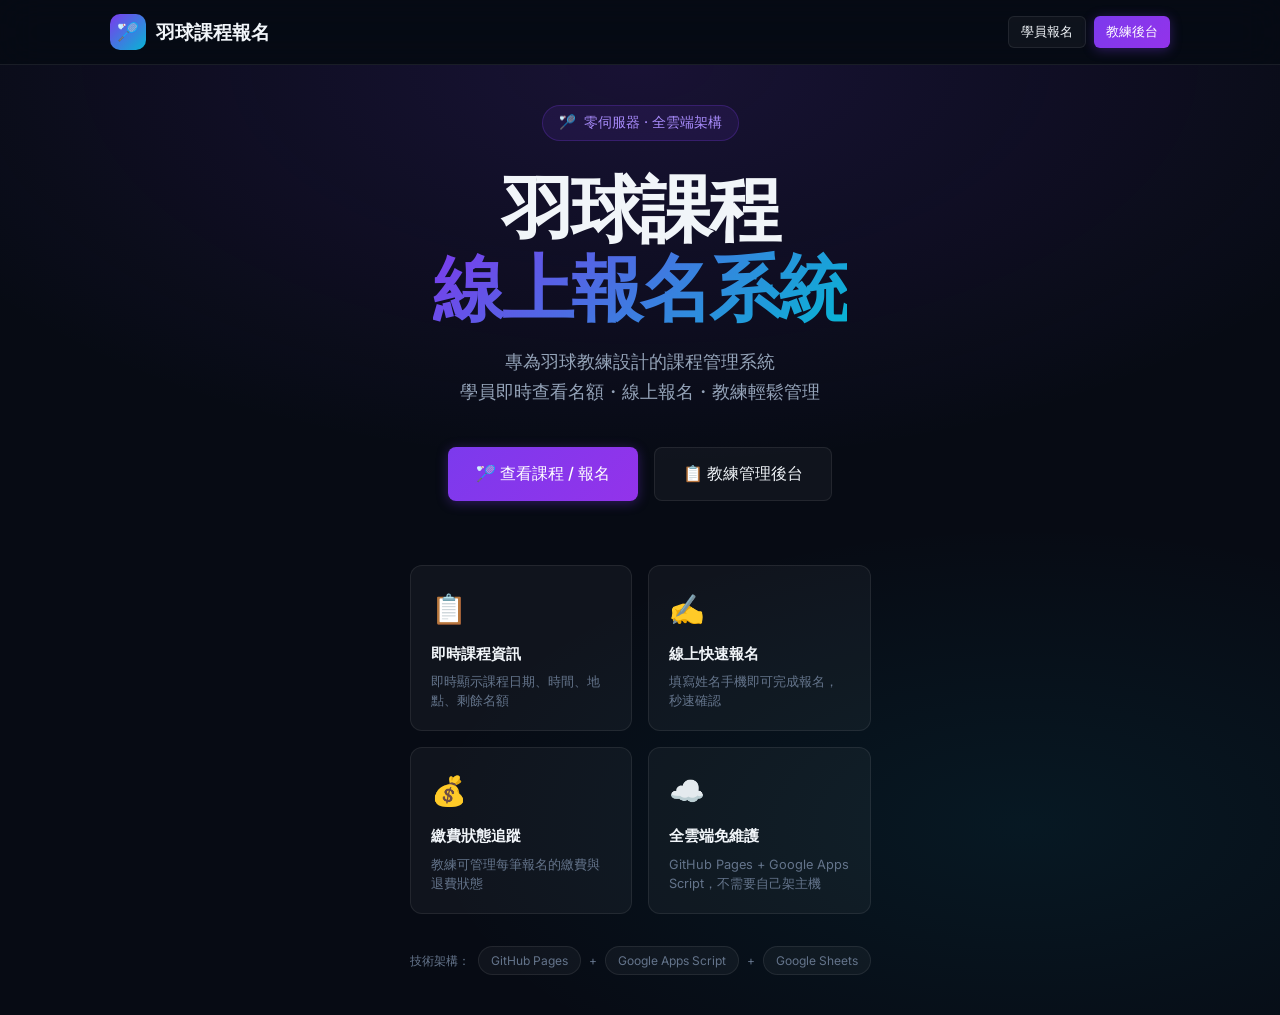
<file: index.html>
<!DOCTYPE html>
<html lang="zh-TW">
<head>
  <meta charset="UTF-8">
  <meta name="viewport" content="width=device-width, initial-scale=1.0">
  <title>羽球課程報名系統</title>
  <meta name="description" content="專業羽球課程報名系統，即時查看課程、線上報名，方便快速">
  <link rel="stylesheet" href="style.css">
  <style>
    .hero-section {
      min-height: calc(100vh - 64px);
      display: flex;
      align-items: center;
      justify-content: center;
      text-align: center;
      padding: 40px 20px;
      background:
        radial-gradient(ellipse 800px 400px at 50% 0%, rgba(124,58,237,0.15), transparent),
        radial-gradient(ellipse 600px 300px at 80% 80%, rgba(6,182,212,0.08), transparent);
    }

    .hero-inner { max-width: 640px; }

    .hero-badge {
      display: inline-flex;
      align-items: center;
      gap: 8px;
      background: rgba(124,58,237,0.1);
      border: 1px solid rgba(124,58,237,0.25);
      border-radius: 20px;
      padding: 6px 16px;
      font-size: 0.85rem;
      color: #a78bfa;
      margin-bottom: 28px;
      font-weight: 500;
    }

    .hero-title {
      font-size: clamp(2.5rem, 8vw, 4.5rem);
      font-weight: 800;
      letter-spacing: -0.04em;
      line-height: 1.1;
      margin-bottom: 20px;
    }

    .hero-title .highlight {
      background: linear-gradient(135deg, #7c3aed, #06b6d4);
      -webkit-background-clip: text;
      -webkit-text-fill-color: transparent;
      background-clip: text;
    }

    .hero-desc {
      color: var(--text-2);
      font-size: 1.1rem;
      line-height: 1.7;
      margin-bottom: 40px;
    }

    .hero-cta {
      display: flex;
      gap: 16px;
      justify-content: center;
      flex-wrap: wrap;
    }

    .hero-cta .btn { min-width: 160px; }

    .features {
      display: grid;
      grid-template-columns: repeat(auto-fit, minmax(200px, 1fr));
      gap: 16px;
      margin-top: 64px;
      text-align: left;
    }

    .feature-card {
      background: var(--surface);
      border: 1px solid var(--border);
      border-radius: var(--radius);
      padding: 20px;
    }

    .feature-icon {
      font-size: 1.8rem;
      margin-bottom: 10px;
    }

    .feature-title {
      font-size: 0.95rem;
      font-weight: 600;
      margin-bottom: 6px;
    }

    .feature-desc {
      font-size: 0.8rem;
      color: var(--text-3);
      line-height: 1.5;
    }

    .tech-stack {
      margin-top: 32px;
      display: flex;
      align-items: center;
      justify-content: center;
      gap: 8px;
      flex-wrap: wrap;
      font-size: 0.75rem;
      color: var(--text-3);
    }

    .tech-chip {
      background: var(--surface);
      border: 1px solid var(--border);
      border-radius: 20px;
      padding: 4px 12px;
    }
  </style>
</head>
<body>

<header class="site-header">
  <div class="container">
    <a href="index.html" class="site-logo">
      <div class="logo-icon">🏸</div>
      <span>羽球課程報名</span>
    </a>
    <nav class="site-nav">
      <a href="user.html" class="btn btn-secondary btn-sm">學員報名</a>
      <a href="coach.html" class="btn btn-primary btn-sm">教練後台</a>
    </nav>
  </div>
</header>

<section class="hero-section">
  <div class="hero-inner">
    <div class="hero-badge">
      <span>🏸</span>
      <span>零伺服器 · 全雲端架構</span>
    </div>

    <h1 class="hero-title">
      羽球課程<br>
      <span class="highlight">線上報名系統</span>
    </h1>

    <p class="hero-desc">
      專為羽球教練設計的課程管理系統<br>
      學員即時查看名額・線上報名・教練輕鬆管理
    </p>

    <div class="hero-cta">
      <a href="user.html" class="btn btn-primary btn-lg">
        🏸 查看課程 / 報名
      </a>
      <a href="coach.html" class="btn btn-secondary btn-lg">
        📋 教練管理後台
      </a>
    </div>

    <div class="features">
      <div class="feature-card">
        <div class="feature-icon">📋</div>
        <div class="feature-title">即時課程資訊</div>
        <div class="feature-desc">即時顯示課程日期、時間、地點、剩餘名額</div>
      </div>
      <div class="feature-card">
        <div class="feature-icon">✍️</div>
        <div class="feature-title">線上快速報名</div>
        <div class="feature-desc">填寫姓名手機即可完成報名，秒速確認</div>
      </div>
      <div class="feature-card">
        <div class="feature-icon">💰</div>
        <div class="feature-title">繳費狀態追蹤</div>
        <div class="feature-desc">教練可管理每筆報名的繳費與退費狀態</div>
      </div>
      <div class="feature-card">
        <div class="feature-icon">☁️</div>
        <div class="feature-title">全雲端免維護</div>
        <div class="feature-desc">GitHub Pages + Google Apps Script，不需要自己架主機</div>
      </div>
    </div>

    <div class="tech-stack">
      <span>技術架構：</span>
      <span class="tech-chip">GitHub Pages</span>
      <span>+</span>
      <span class="tech-chip">Google Apps Script</span>
      <span>+</span>
      <span class="tech-chip">Google Sheets</span>
    </div>
  </div>
</section>

</body>
</html>
</file>
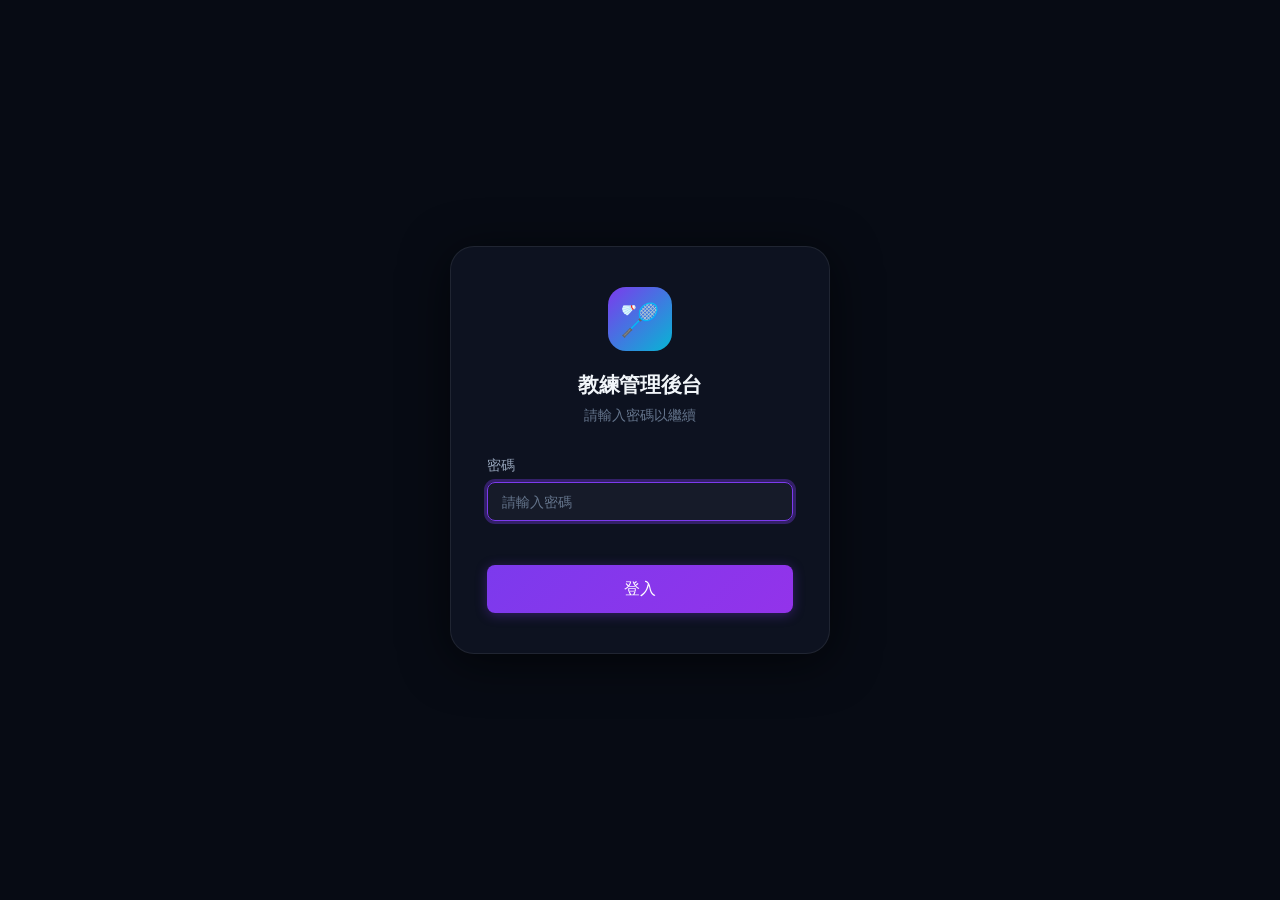
<file: coach.html>
<!DOCTYPE html>
<html lang="zh-TW">
<head>
  <meta charset="UTF-8">
  <meta name="viewport" content="width=device-width, initial-scale=1.0">
  <title>羽球課程 | 教練管理後台</title>
  <meta name="description" content="教練課程管理後台：新增課程、管理報名、更新繳費狀態">
  <link rel="stylesheet" href="style.css">
</head>
<body>

<!-- ── 登入畫面 ────────────────────────────────────────────── -->
<div id="login-screen" style="
  position: fixed; inset: 0; z-index: 9999;
  background: var(--bg);
  display: flex; align-items: center; justify-content: center;
  padding: 20px;
">
  <div style="
    background: var(--bg-2);
    border: 1px solid var(--border);
    border-radius: var(--radius-xl);
    padding: 40px 36px;
    width: 100%; max-width: 380px;
    text-align: center;
    box-shadow: var(--shadow-lg);
  ">
    <div style="
      width: 64px; height: 64px;
      background: linear-gradient(135deg, var(--primary), var(--accent));
      border-radius: 18px;
      display: flex; align-items: center; justify-content: center;
      font-size: 2rem; margin: 0 auto 20px;
    ">🏸</div>
    <h1 style="font-size:1.3rem;margin-bottom:6px">教練管理後台</h1>
    <p style="color:var(--text-3);font-size:.875rem;margin-bottom:28px">請輸入密碼以繼續</p>
    <div class="form-group" style="text-align:left">
      <label for="login-pw">密碼</label>
      <input type="password" id="login-pw" class="form-input"
        placeholder="請輸入密碼" autocomplete="current-password"
        onkeydown="if(event.key==='Enter') doLogin()">
    </div>
    <p id="login-error" style="color:var(--danger);font-size:.8rem;min-height:1.2em;margin-bottom:12px"></p>
    <button class="btn btn-primary btn-full btn-lg" onclick="doLogin()">登入</button>
  </div>
</div>

<!-- ── Header ──────────────────────────────────────────────── -->
<header class="site-header" id="coach-header" style="display:none">
  <div class="container">
    <a href="index.html" class="site-logo">
      <div class="logo-icon">🏸</div>
      <span>教練後台</span>
    </a>
    <nav class="site-nav">
      <a href="user.html" class="btn btn-secondary btn-sm">學員頁面</a>
    </nav>
  </div>
</header>

<!-- ── Main ────────────────────────────────────────────────── -->
<main class="container" id="coach-main" style="padding-top: 32px; padding-bottom: 48px; display:none">

  <!-- Stats Bar -->
  <div class="stats-bar" id="stats-bar">
    <div class="stat-card">
      <div class="stat-number" id="stat-total" style="color:var(--accent)">—</div>
      <div class="stat-label">總課程數</div>
    </div>
    <div class="stat-card">
      <div class="stat-number" id="stat-open" style="color:var(--success)">—</div>
      <div class="stat-label">開放中</div>
    </div>
    <div class="stat-card">
      <div class="stat-number" id="stat-closed" style="color:var(--text-3)">—</div>
      <div class="stat-label">已關閉</div>
    </div>
    <div class="stat-card">
      <div class="stat-number" id="stat-regs" style="color:var(--primary)">—</div>
      <div class="stat-label">總報名人次</div>
    </div>
  </div>

  <!-- Tabs -->
  <div class="tabs">
    <button class="tab-btn active" id="tab-courses-btn" onclick="switchTab('courses')">📋 課程管理</button>
    <button class="tab-btn" id="tab-regs-btn" onclick="switchTab('regs')">👥 報名管理</button>
  </div>

  <!-- ── Tab: 課程管理 ────────────────────────────────────── -->
  <div class="tab-panel active" id="tab-courses">
    <div class="section-header">
      <h2>所有課程</h2>
      <button class="btn btn-primary" onclick="openCourseModal()">＋ 新增課程</button>
    </div>
    <div id="courses-table-wrap">
      <div class="loader-wrap"><div class="spinner"></div><p>載入中…</p></div>
    </div>
  </div>

  <!-- ── Tab: 報名管理 ────────────────────────────────────── -->
  <div class="tab-panel" id="tab-regs">
    <div class="section-header">
      <h2>報名管理</h2>
      <button class="btn btn-secondary btn-sm" onclick="refreshRegs()">↻ 重新整理</button>
    </div>
    <div class="course-selector-wrap">
      <label for="reg-course-select">選擇課程：</label>
      <select class="form-select" id="reg-course-select" onchange="loadRegistrations(this.value)">
        <option value="">— 請選擇課程 —</option>
      </select>
    </div>
    <div id="regs-table-wrap">
      <div class="empty-state">
        <div class="icon">👆</div>
        <p>請先選擇一門課程</p>
      </div>
    </div>
  </div>

</main>

<!-- ══════════════════════════════════════════════════════════ -->
<!-- Modal: 新增 / 修改課程 -->
<!-- ══════════════════════════════════════════════════════════ -->
<div class="modal-overlay" id="course-modal-overlay">
  <div class="modal">
    <div class="modal-header">
      <h2 id="course-modal-title">新增課程</h2>
      <button class="modal-close" onclick="closeCourseModal()">✕</button>
    </div>
    <div class="modal-body">
      <input type="hidden" id="edit-course-id">
      <div class="form-row">
        <div class="form-group">
          <label for="c-date">日期 <span class="required">*</span></label>
          <input type="date" id="c-date" class="form-input" required>
        </div>
        <div class="form-group">
          <label for="c-time">時間 <span class="required">*</span></label>
          <input type="text" id="c-time" class="form-input" placeholder="例：19:00~21:00" required>
        </div>
      </div>
      <div class="form-row">
        <div class="form-group">
          <label for="c-location">地點 <span class="required">*</span></label>
          <input type="text" id="c-location" class="form-input" placeholder="南港羽球館" required>
        </div>
        <div class="form-group">
          <label for="c-coach">教練 <span class="required">*</span></label>
          <input type="text" id="c-coach" class="form-input" placeholder="王教練" required>
        </div>
      </div>
      <div class="form-row">
        <div class="form-group">
          <label for="c-capacity">開放人數 <span class="required">*</span></label>
          <input type="number" id="c-capacity" class="form-input" min="1" placeholder="20" required>
        </div>
        <div class="form-group">
          <label for="c-fee">費用（元）<span class="required">*</span></label>
          <input type="number" id="c-fee" class="form-input" min="0" placeholder="500" required>
        </div>
      </div>
      <div class="form-group">
        <label for="c-notes">備註（選填）</label>
        <textarea id="c-notes" class="form-textarea" placeholder="如上課器材、注意事項等…"></textarea>
      </div>
    </div>
    <div class="modal-footer">
      <button class="btn btn-secondary" onclick="closeCourseModal()">取消</button>
      <button class="btn btn-primary" id="save-course-btn" onclick="saveCourse()">儲存</button>
    </div>
  </div>
</div>

<!-- ══════════════════════════════════════════════════════════ -->
<!-- Modal: 修改報名資料 -->
<!-- ══════════════════════════════════════════════════════════ -->
<div class="modal-overlay" id="reg-modal-overlay">
  <div class="modal">
    <div class="modal-header">
      <h2>修改報名資料</h2>
      <button class="modal-close" onclick="closeRegModal()">✕</button>
    </div>
    <div class="modal-body">
      <input type="hidden" id="edit-reg-id">
      <div class="form-row">
        <div class="form-group">
          <label for="r-name">姓名 <span class="required">*</span></label>
          <input type="text" id="r-name" class="form-input" required>
        </div>
        <div class="form-group">
          <label for="r-phone">手機 <span class="required">*</span></label>
          <input type="tel" id="r-phone" class="form-input" required>
        </div>
      </div>
      <div class="form-row">
        <div class="form-group">
          <label for="r-count">報名人數 <span class="required">*</span></label>
          <input type="number" id="r-count" class="form-input" min="1" required>
        </div>
        <div class="form-group">
          <label for="r-payment">繳費狀態</label>
          <select id="r-payment" class="form-select">
            <option value="unpaid">未繳</option>
            <option value="paid">已繳</option>
          </select>
        </div>
      </div>
      <div class="form-group">
        <label for="r-notes">備註</label>
        <textarea id="r-notes" class="form-textarea"></textarea>
      </div>
    </div>
    <div class="modal-footer">
      <button class="btn btn-secondary" onclick="closeRegModal()">取消</button>
      <button class="btn btn-primary" onclick="saveReg()">儲存</button>
    </div>
  </div>
</div>

<!-- ══════════════════════════════════════════════════════════ -->
<!-- Modal: 確認刪除 -->
<!-- ══════════════════════════════════════════════════════════ -->
<div class="modal-overlay" id="confirm-overlay">
  <div class="confirm-box">
    <div class="icon">⚠️</div>
    <h3 id="confirm-title">確認刪除？</h3>
    <p id="confirm-msg">刪除後無法復原。</p>
    <div class="btn-row">
      <button class="btn btn-secondary" onclick="closeConfirm()">取消</button>
      <button class="btn btn-danger" id="confirm-ok-btn">確認刪除</button>
    </div>
  </div>
</div>

<!-- ── Toast ────────────────────────────────────────────────── -->
<div class="toast-container" id="toast-container"></div>

<script src="config.js"></script>
<script>
  async function doLogin() {
    const val = document.getElementById('login-pw').value;
    if (!val) return;
    
    const btn = document.querySelector('#login-screen button');
    const oldText = btn.textContent;
    btn.disabled = true;
    btn.textContent = '驗證中...';
    
    try {
      const res = await fetch(CONFIG.GAS_URL, {
        method: 'POST',
        redirect: 'follow',
        headers: { 'Content-Type': 'text/plain;charset=utf-8' },
        body: JSON.stringify({ action: 'verifyPassword', password: val })
      });
      const data = await res.json();
      
      if (data.success) {
        sessionStorage.setItem('coach_auth', '1');
        document.getElementById('login-screen').style.display = 'none';
        document.getElementById('coach-main').style.display = '';
        document.getElementById('coach-header').style.display = '';
        
        // 驗證成功後載入課程
        if (typeof loadCourses === 'function') loadCourses();
      } else {
        document.getElementById('login-error').textContent = '密碼錯誤，請再試一次';
        document.getElementById('login-pw').value = '';
        document.getElementById('login-pw').focus();
      }
    } catch (err) {
      document.getElementById('login-error').textContent = '連線失敗，請稍後再試';
    } finally {
      btn.disabled = false;
      btn.textContent = oldText;
    }
  }

  // 本次 session 已驗證則直接跳過登入
  if (sessionStorage.getItem('coach_auth') === '1') {
    document.getElementById('login-screen').style.display = 'none';
    document.getElementById('coach-main').style.display = '';
    document.getElementById('coach-header').style.display = '';
    // 延遲一點確保 coach.js 載入
    setTimeout(() => {
      if (typeof loadCourses === 'function') loadCourses();
    }, 50);
  } else {
    // 延遲聚焦讓畫面先渲染
    setTimeout(() => document.getElementById('login-pw').focus(), 100);
  }
</script>
<script src="coach.js"></script>
</body>
</html>
</file>
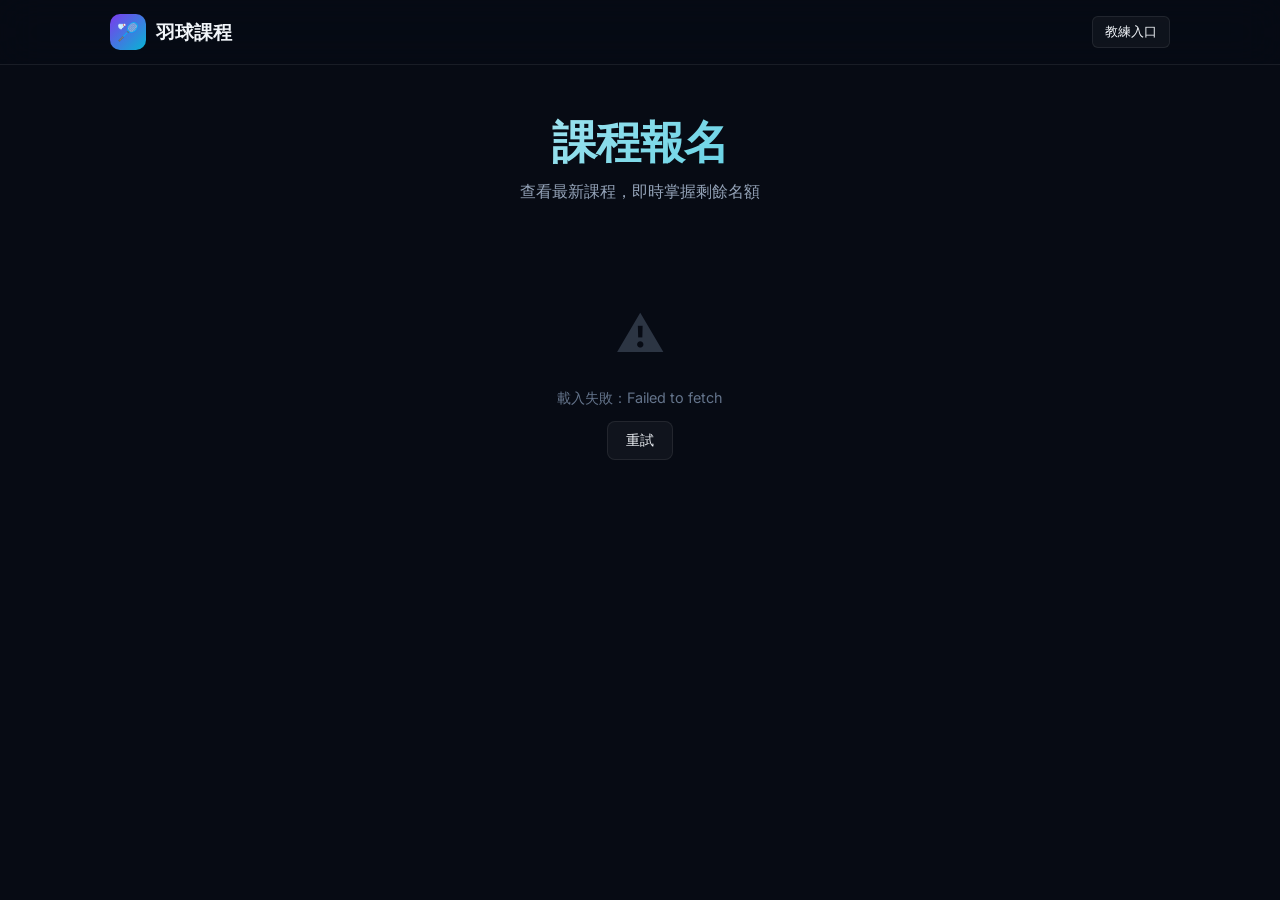
<file: user.html>
<!DOCTYPE html>
<html lang="zh-TW">
<head>
  <meta charset="UTF-8">
  <meta name="viewport" content="width=device-width, initial-scale=1.0">
  <title>羽球課程報名 | 學員報名</title>
  <meta name="description" content="線上查看羽球課程資訊，即時報名，掌握剩餘名額">
  <link rel="stylesheet" href="style.css">
</head>
<body>

<!-- ── Header ──────────────────────────────────────────────── -->
<header class="site-header">
  <div class="container">
    <a href="index.html" class="site-logo">
      <div class="logo-icon">🏸</div>
      <span>羽球課程</span>
    </a>
    <nav class="site-nav">
      <a href="coach.html" class="btn btn-secondary btn-sm">教練入口</a>
    </nav>
  </div>
</header>

<!-- ── Hero ────────────────────────────────────────────────── -->
<section class="page-hero">
  <div class="container">
    <h1>課程報名</h1>
    <p>查看最新課程，即時掌握剩餘名額</p>
  </div>
</section>

<!-- ── Course List ──────────────────────────────────────────── -->
<main class="container">
  <div id="courses-container">
    <div class="loader-wrap">
      <div class="spinner"></div>
      <p>載入課程中…</p>
    </div>
  </div>
</main>

<!-- ── Course Detail Modal ─────────────────────────────────── -->
<div class="modal-overlay" id="detail-overlay">
  <div class="modal modal-lg">
    <div class="modal-header">
      <h2 id="detail-title">課程詳細</h2>
      <button class="modal-close" id="detail-close">✕</button>
    </div>
    <div class="modal-body" id="detail-body">
      <div class="loader-wrap"><div class="spinner"></div></div>
    </div>
    <div class="modal-footer">
      <button class="btn btn-secondary" id="detail-close-btn">關閉</button>
      <button class="btn btn-primary" id="open-register-btn">✍️ 立即報名</button>
    </div>
  </div>
</div>

<!-- ── Register Form Modal ─────────────────────────────────── -->
<div class="modal-overlay" id="register-overlay">
  <div class="modal">
    <div class="modal-header">
      <h2>填寫報名資料</h2>
      <button class="modal-close" id="register-close">✕</button>
    </div>
    <div class="modal-body">
      <div id="register-course-info" style="
        background: var(--surface);
        border: 1px solid var(--border);
        border-radius: var(--radius-sm);
        padding: 12px 14px;
        margin-bottom: 20px;
        font-size: 0.875rem;
        color: var(--text-2);
      "></div>

      <form id="register-form" novalidate>
        <div class="form-row">
          <div class="form-group">
            <label for="reg-name">姓名 <span class="required">*</span></label>
            <input type="text" id="reg-name" class="form-input" placeholder="王小明" required>
          </div>
          <div class="form-group">
            <label for="reg-phone">手機 <span class="required">*</span></label>
            <input type="tel" id="reg-phone" class="form-input" placeholder="0912345678" required>
          </div>
        </div>
        <div class="form-group">
          <label for="reg-count">報名人數 <span class="required">*</span></label>
          <input type="number" id="reg-count" class="form-input" min="1" max="20" value="1" required>
        </div>
        <div class="form-group">
          <label for="reg-notes">備註（選填）</label>
          <textarea id="reg-notes" class="form-textarea" placeholder="如有需要說明的事項請填寫…"></textarea>
        </div>
      </form>
    </div>
    <div class="modal-footer">
      <button class="btn btn-secondary" id="register-back-btn">← 返回詳情</button>
      <button class="btn btn-primary btn-lg" id="submit-register-btn">確認報名</button>
    </div>
  </div>
</div>

<!-- ── Toast ────────────────────────────────────────────────── -->
<div class="toast-container" id="toast-container"></div>

<script src="config.js"></script>
<script src="user.js"></script>
</body>
</html>
</file>
<file: style.css>
/* ============================================================
   羽球課程報名系統 — 共用樣式
   Design: Dark theme · Violet primary · Glassmorphism
   ============================================================ */

@import url('https://fonts.googleapis.com/css2?family=Inter:wght@300;400;500;600;700;800&display=swap');

/* ── CSS 變數 ─────────────────────────────────────────────── */
:root {
  --bg:          #070b14;
  --bg-2:        #0d1220;
  --surface:     rgba(255, 255, 255, 0.04);
  --surface-hover: rgba(255, 255, 255, 0.07);
  --border:      rgba(255, 255, 255, 0.08);
  --border-hover: rgba(255, 255, 255, 0.18);

  --primary:     #7c3aed;
  --primary-hover: #6d28d9;
  --primary-glow: rgba(124, 58, 237, 0.35);
  --accent:      #06b6d4;
  --accent-glow: rgba(6, 182, 212, 0.25);

  --success:     #10b981;
  --success-bg:  rgba(16, 185, 129, 0.12);
  --warning:     #f59e0b;
  --warning-bg:  rgba(245, 158, 11, 0.12);
  --danger:      #ef4444;
  --danger-bg:   rgba(239, 68, 68, 0.12);
  --info:        #3b82f6;
  --info-bg:     rgba(59, 130, 246, 0.12);
  --muted:       rgba(148, 163, 184, 0.5);
  --muted-bg:    rgba(148, 163, 184, 0.1);

  --text-1:      #f1f5f9;
  --text-2:      #94a3b8;
  --text-3:      #64748b;

  --radius:      12px;
  --radius-sm:   8px;
  --radius-lg:   16px;
  --radius-xl:   24px;

  --shadow:      0 4px 24px rgba(0,0,0,0.4);
  --shadow-lg:   0 8px 48px rgba(0,0,0,0.6);

  --transition:  0.2s ease;
}

/* ── Reset & Base ─────────────────────────────────────────── */
*, *::before, *::after { box-sizing: border-box; margin: 0; padding: 0; }

html { scroll-behavior: smooth; }

body {
  font-family: 'Inter', -apple-system, sans-serif;
  background: var(--bg);
  color: var(--text-1);
  min-height: 100vh;
  line-height: 1.6;
  -webkit-font-smoothing: antialiased;
}

/* ── 捲軸 ─────────────────────────────────────────────────── */
::-webkit-scrollbar { width: 6px; height: 6px; }
::-webkit-scrollbar-track { background: transparent; }
::-webkit-scrollbar-thumb { background: rgba(255,255,255,0.12); border-radius: 3px; }
::-webkit-scrollbar-thumb:hover { background: rgba(255,255,255,0.2); }

/* ── 排版 ─────────────────────────────────────────────────── */
h1, h2, h3, h4 { line-height: 1.3; letter-spacing: -0.02em; }
a { color: var(--accent); text-decoration: none; }
a:hover { text-decoration: underline; }

/* ── 容器 ─────────────────────────────────────────────────── */
.container {
  max-width: 1100px;
  margin: 0 auto;
  padding: 0 20px;
}

/* ── Header ──────────────────────────────────────────────── */
.site-header {
  background: rgba(7, 11, 20, 0.85);
  backdrop-filter: blur(20px);
  -webkit-backdrop-filter: blur(20px);
  border-bottom: 1px solid var(--border);
  position: sticky;
  top: 0;
  z-index: 100;
}

.site-header .container {
  display: flex;
  align-items: center;
  justify-content: space-between;
  height: 64px;
  gap: 16px;
}

.site-logo {
  display: flex;
  align-items: center;
  gap: 10px;
  font-size: 1.2rem;
  font-weight: 700;
  color: var(--text-1);
  text-decoration: none;
}

.site-logo .logo-icon {
  width: 36px;
  height: 36px;
  background: linear-gradient(135deg, var(--primary), var(--accent));
  border-radius: 10px;
  display: flex;
  align-items: center;
  justify-content: center;
  font-size: 1.1rem;
}

.site-nav { display: flex; gap: 8px; }

/* ── Hero / Page Title ───────────────────────────────────── */
.page-hero {
  padding: 48px 0 32px;
  text-align: center;
}

.page-hero h1 {
  font-size: clamp(1.8rem, 4vw, 2.8rem);
  font-weight: 800;
  background: linear-gradient(135deg, #fff 0%, var(--accent) 100%);
  -webkit-background-clip: text;
  -webkit-text-fill-color: transparent;
  background-clip: text;
  margin-bottom: 8px;
}

.page-hero p {
  color: var(--text-2);
  font-size: 1rem;
}

/* ── Buttons ─────────────────────────────────────────────── */
.btn {
  display: inline-flex;
  align-items: center;
  justify-content: center;
  gap: 6px;
  padding: 9px 18px;
  border-radius: var(--radius-sm);
  font-size: 0.875rem;
  font-weight: 500;
  font-family: inherit;
  cursor: pointer;
  border: none;
  transition: all var(--transition);
  white-space: nowrap;
  text-decoration: none;
}

.btn:disabled { opacity: 0.5; cursor: not-allowed; }

.btn-primary {
  background: linear-gradient(135deg, var(--primary), #9333ea);
  color: #fff;
  box-shadow: 0 2px 12px var(--primary-glow);
}
.btn-primary:hover:not(:disabled) {
  background: linear-gradient(135deg, var(--primary-hover), #7e22ce);
  box-shadow: 0 4px 20px var(--primary-glow);
  transform: translateY(-1px);
}

.btn-secondary {
  background: var(--surface);
  color: var(--text-1);
  border: 1px solid var(--border);
}
.btn-secondary:hover:not(:disabled) {
  background: var(--surface-hover);
  border-color: var(--border-hover);
}

.btn-success {
  background: var(--success-bg);
  color: var(--success);
  border: 1px solid rgba(16, 185, 129, 0.25);
}
.btn-success:hover:not(:disabled) {
  background: rgba(16, 185, 129, 0.2);
}

.btn-danger {
  background: var(--danger-bg);
  color: var(--danger);
  border: 1px solid rgba(239, 68, 68, 0.25);
}
.btn-danger:hover:not(:disabled) {
  background: rgba(239, 68, 68, 0.2);
}

.btn-warning {
  background: var(--warning-bg);
  color: var(--warning);
  border: 1px solid rgba(245, 158, 11, 0.25);
}
.btn-warning:hover:not(:disabled) {
  background: rgba(245, 158, 11, 0.2);
}

.btn-info {
  background: var(--info-bg);
  color: var(--info);
  border: 1px solid rgba(59, 130, 246, 0.25);
}
.btn-info:hover:not(:disabled) {
  background: rgba(59, 130, 246, 0.2);
}

.btn-ghost {
  background: transparent;
  color: var(--text-2);
  border: 1px solid transparent;
}
.btn-ghost:hover:not(:disabled) {
  background: var(--surface);
  color: var(--text-1);
}

.btn-sm { padding: 5px 12px; font-size: 0.8rem; border-radius: 6px; }
.btn-lg { padding: 13px 28px; font-size: 1rem; }
.btn-full { width: 100%; }
.btn-icon { padding: 8px; width: 36px; height: 36px; }

/* ── Badges ──────────────────────────────────────────────── */
.badge {
  display: inline-flex;
  align-items: center;
  gap: 4px;
  padding: 3px 10px;
  border-radius: 20px;
  font-size: 0.75rem;
  font-weight: 600;
  letter-spacing: 0.03em;
}

.badge-open    { background: var(--success-bg); color: var(--success); }
.badge-closed  { background: var(--muted-bg);   color: var(--text-3); }
.badge-full    { background: var(--danger-bg);  color: var(--danger); }
.badge-paid    { background: var(--success-bg); color: var(--success); }
.badge-unpaid  { background: var(--warning-bg); color: var(--warning); }
.badge-active  { background: var(--info-bg);    color: var(--info); }
.badge-cancelled { background: var(--danger-bg); color: var(--danger); }
.badge-refunded  { background: var(--muted-bg);  color: var(--text-3); }

/* ── Cards ───────────────────────────────────────────────── */
.card {
  background: var(--surface);
  border: 1px solid var(--border);
  border-radius: var(--radius-lg);
  padding: 24px;
  transition: all var(--transition);
  cursor: pointer;
  position: relative;
  overflow: hidden;
}

.card::before {
  content: '';
  position: absolute;
  inset: 0;
  background: linear-gradient(135deg, transparent, rgba(124,58,237,0.04));
  opacity: 0;
  transition: opacity var(--transition);
}

.card:hover {
  border-color: var(--border-hover);
  background: var(--surface-hover);
  transform: translateY(-2px);
  box-shadow: var(--shadow);
}
.card:hover::before { opacity: 1; }

.card-header {
  display: flex;
  align-items: flex-start;
  justify-content: space-between;
  gap: 12px;
  margin-bottom: 16px;
}

.card-date {
  font-size: 1.4rem;
  font-weight: 700;
  color: var(--text-1);
  line-height: 1.2;
}

.card-time {
  font-size: 0.85rem;
  color: var(--accent);
  font-weight: 500;
  margin-top: 2px;
}

.card-meta {
  display: flex;
  flex-direction: column;
  gap: 6px;
  margin-bottom: 16px;
}

.card-meta-item {
  display: flex;
  align-items: center;
  gap: 8px;
  color: var(--text-2);
  font-size: 0.875rem;
}

.card-meta-icon {
  width: 18px;
  text-align: center;
  color: var(--text-3);
  flex-shrink: 0;
}

.card-footer {
  display: flex;
  align-items: center;
  justify-content: space-between;
  padding-top: 16px;
  border-top: 1px solid var(--border);
  gap: 12px;
  flex-wrap: wrap;
}

.capacity-bar-wrap { flex: 1; min-width: 120px; }

.capacity-label {
  display: flex;
  justify-content: space-between;
  font-size: 0.75rem;
  color: var(--text-3);
  margin-bottom: 5px;
}

.capacity-bar {
  height: 4px;
  background: rgba(255,255,255,0.08);
  border-radius: 2px;
  overflow: hidden;
}

.capacity-fill {
  height: 100%;
  border-radius: 2px;
  transition: width 0.5s ease;
}
.capacity-fill.low  { background: var(--success); }
.capacity-fill.mid  { background: var(--warning); }
.capacity-fill.high { background: var(--danger); }

/* ── Grid ────────────────────────────────────────────────── */
.courses-grid {
  display: grid;
  grid-template-columns: repeat(auto-fill, minmax(300px, 1fr));
  gap: 20px;
  padding-bottom: 48px;
}

/* ── Tabs ────────────────────────────────────────────────── */
.tabs {
  display: flex;
  gap: 4px;
  background: var(--surface);
  border: 1px solid var(--border);
  border-radius: var(--radius);
  padding: 4px;
  width: fit-content;
  margin-bottom: 28px;
}

.tab-btn {
  padding: 8px 20px;
  border: none;
  background: transparent;
  color: var(--text-2);
  border-radius: var(--radius-sm);
  cursor: pointer;
  font-size: 0.875rem;
  font-weight: 500;
  font-family: inherit;
  transition: all var(--transition);
}

.tab-btn.active {
  background: linear-gradient(135deg, var(--primary), #9333ea);
  color: #fff;
  box-shadow: 0 2px 8px var(--primary-glow);
}

.tab-panel { display: none; }
.tab-panel.active { display: block; }

/* ── Modal ───────────────────────────────────────────────── */
.modal-overlay {
  position: fixed;
  inset: 0;
  background: rgba(0,0,0,0.7);
  backdrop-filter: blur(4px);
  -webkit-backdrop-filter: blur(4px);
  z-index: 1000;
  display: flex;
  align-items: center;
  justify-content: center;
  padding: 20px;
  opacity: 0;
  pointer-events: none;
  transition: opacity 0.2s ease;
}

.modal-overlay.open {
  opacity: 1;
  pointer-events: all;
}

.modal {
  background: var(--bg-2);
  border: 1px solid var(--border);
  border-radius: var(--radius-xl);
  width: 100%;
  max-width: 560px;
  max-height: 85vh;
  display: flex;
  flex-direction: column;
  box-shadow: var(--shadow-lg);
  transform: translateY(16px) scale(0.98);
  transition: transform 0.2s ease;
}

.modal-overlay.open .modal {
  transform: translateY(0) scale(1);
}

.modal-lg { max-width: 720px; }

.modal-header {
  display: flex;
  align-items: center;
  justify-content: space-between;
  padding: 20px 24px;
  border-bottom: 1px solid var(--border);
  flex-shrink: 0;
}

.modal-header h2 {
  font-size: 1.15rem;
  font-weight: 700;
}

.modal-close {
  width: 32px;
  height: 32px;
  border: none;
  background: var(--surface);
  border-radius: 8px;
  color: var(--text-2);
  cursor: pointer;
  display: flex;
  align-items: center;
  justify-content: center;
  font-size: 1.1rem;
  transition: all var(--transition);
  flex-shrink: 0;
}
.modal-close:hover { background: var(--danger-bg); color: var(--danger); }

.modal-body {
  padding: 24px;
  overflow-y: auto;
  flex: 1;
}

.modal-footer {
  padding: 16px 24px;
  border-top: 1px solid var(--border);
  display: flex;
  gap: 10px;
  justify-content: flex-end;
  flex-shrink: 0;
}

/* ── 課程詳細 ─────────────────────────────────────────────── */
.course-detail-grid {
  display: grid;
  grid-template-columns: 1fr 1fr;
  gap: 12px;
  margin-bottom: 20px;
}

.detail-item {
  background: var(--surface);
  border: 1px solid var(--border);
  border-radius: var(--radius-sm);
  padding: 12px;
}

.detail-item label {
  display: block;
  font-size: 0.72rem;
  color: var(--text-3);
  text-transform: uppercase;
  letter-spacing: 0.06em;
  margin-bottom: 4px;
}

.detail-item span {
  font-size: 0.95rem;
  font-weight: 500;
  color: var(--text-1);
}

.detail-item.full-width { grid-column: 1 / -1; }

/* 已報名名單 */
.reg-list { margin-top: 20px; }

.reg-list h3 {
  font-size: 0.875rem;
  color: var(--text-2);
  text-transform: uppercase;
  letter-spacing: 0.06em;
  margin-bottom: 12px;
  display: flex;
  align-items: center;
  gap: 8px;
}

.reg-list h3::after {
  content: '';
  flex: 1;
  height: 1px;
  background: var(--border);
}

.reg-item {
  display: flex;
  align-items: center;
  justify-content: space-between;
  padding: 8px 12px;
  border-radius: var(--radius-sm);
  transition: background var(--transition);
}
.reg-item:hover { background: var(--surface); }

.reg-item-name { font-size: 0.9rem; font-weight: 500; }
.reg-item-count {
  font-size: 0.8rem;
  color: var(--text-3);
  background: var(--surface);
  border-radius: 20px;
  padding: 2px 10px;
}

.remaining-box {
  display: flex;
  align-items: center;
  justify-content: center;
  gap: 8px;
  background: linear-gradient(135deg, var(--success-bg), rgba(6,182,212,0.08));
  border: 1px solid rgba(16,185,129,0.2);
  border-radius: var(--radius-sm);
  padding: 12px;
  margin-top: 16px;
  font-size: 0.9rem;
  color: var(--success);
  font-weight: 600;
}

/* ── Form ─────────────────────────────────────────────────── */
.form-group {
  margin-bottom: 16px;
}

.form-group label {
  display: block;
  font-size: 0.85rem;
  font-weight: 500;
  color: var(--text-2);
  margin-bottom: 6px;
}

.form-group label span.required { color: var(--danger); margin-left: 2px; }

.form-input,
.form-select,
.form-textarea {
  width: 100%;
  background: var(--surface);
  border: 1px solid var(--border);
  border-radius: var(--radius-sm);
  color: var(--text-1);
  font-family: inherit;
  font-size: 0.9rem;
  padding: 10px 14px;
  transition: border-color var(--transition), box-shadow var(--transition);
  outline: none;
  appearance: none;
  -webkit-appearance: none;
}

.form-input:focus,
.form-select:focus,
.form-textarea:focus {
  border-color: var(--primary);
  box-shadow: 0 0 0 3px var(--primary-glow);
}

.form-input::placeholder,
.form-textarea::placeholder { color: var(--text-3); }

.form-select {
  cursor: pointer;
  background-image: url("data:image/svg+xml,%3Csvg xmlns='http://www.w3.org/2000/svg' width='12' height='12' viewBox='0 0 12 12'%3E%3Cpath fill='%2364748b' d='M6 8L1 3h10z'/%3E%3C/svg%3E");
  background-repeat: no-repeat;
  background-position: right 12px center;
  padding-right: 36px;
}

.form-textarea { resize: vertical; min-height: 80px; }

.form-row { display: grid; grid-template-columns: 1fr 1fr; gap: 16px; }

/* ── Table ───────────────────────────────────────────────── */
.table-wrap { overflow-x: auto; border-radius: var(--radius); }

.data-table {
  width: 100%;
  border-collapse: collapse;
  font-size: 0.875rem;
}

.data-table th {
  padding: 10px 14px;
  text-align: left;
  font-size: 0.75rem;
  font-weight: 600;
  text-transform: uppercase;
  letter-spacing: 0.05em;
  color: var(--text-3);
  background: var(--surface);
  border-bottom: 1px solid var(--border);
  white-space: nowrap;
}

.data-table td {
  padding: 12px 14px;
  border-bottom: 1px solid rgba(255,255,255,0.04);
  color: var(--text-1);
  vertical-align: middle;
}

.data-table tbody tr:hover { background: var(--surface); }
.data-table tbody tr:last-child td { border-bottom: none; }

.actions-cell { display: flex; gap: 6px; flex-wrap: wrap; }

/* ── Stats (教練面板) ─────────────────────────────────────── */
.stats-bar {
  display: grid;
  grid-template-columns: repeat(auto-fit, minmax(120px, 1fr));
  gap: 12px;
  margin-bottom: 24px;
}

.stat-card {
  background: var(--surface);
  border: 1px solid var(--border);
  border-radius: var(--radius);
  padding: 16px;
  text-align: center;
}

.stat-number {
  font-size: 1.8rem;
  font-weight: 800;
  letter-spacing: -0.04em;
  line-height: 1;
  margin-bottom: 4px;
}

.stat-label {
  font-size: 0.75rem;
  color: var(--text-3);
}

/* ── Loader ──────────────────────────────────────────────── */
.loader-wrap {
  display: flex;
  flex-direction: column;
  align-items: center;
  justify-content: center;
  padding: 60px;
  gap: 14px;
  color: var(--text-3);
  font-size: 0.9rem;
}

.spinner {
  width: 36px;
  height: 36px;
  border: 3px solid var(--border);
  border-top-color: var(--primary);
  border-radius: 50%;
  animation: spin 0.7s linear infinite;
}

@keyframes spin { to { transform: rotate(360deg); } }

/* ── Empty State ─────────────────────────────────────────── */
.empty-state {
  display: flex;
  flex-direction: column;
  align-items: center;
  padding: 60px 20px;
  gap: 12px;
  color: var(--text-3);
}

.empty-state .icon { font-size: 3rem; opacity: 0.4; }
.empty-state p { font-size: 0.9rem; text-align: center; }

/* ── Toast ───────────────────────────────────────────────── */
.toast-container {
  position: fixed;
  bottom: 24px;
  right: 24px;
  z-index: 9999;
  display: flex;
  flex-direction: column;
  gap: 8px;
  pointer-events: none;
}

.toast {
  display: flex;
  align-items: center;
  gap: 10px;
  padding: 12px 18px;
  border-radius: var(--radius);
  font-size: 0.875rem;
  font-weight: 500;
  box-shadow: var(--shadow-lg);
  pointer-events: all;
  min-width: 280px;
  max-width: 380px;
  animation: toast-in 0.3s ease;
  backdrop-filter: blur(8px);
  -webkit-backdrop-filter: blur(8px);
}

.toast.success {
  background: rgba(16,185,129,0.15);
  border: 1px solid rgba(16,185,129,0.3);
  color: var(--success);
}
.toast.error {
  background: rgba(239,68,68,0.15);
  border: 1px solid rgba(239,68,68,0.3);
  color: var(--danger);
}
.toast.info {
  background: rgba(59,130,246,0.15);
  border: 1px solid rgba(59,130,246,0.3);
  color: var(--info);
}

@keyframes toast-in {
  from { transform: translateX(20px); opacity: 0; }
  to   { transform: translateX(0);    opacity: 1; }
}

/* ── Section Header ──────────────────────────────────────── */
.section-header {
  display: flex;
  align-items: center;
  justify-content: space-between;
  margin-bottom: 20px;
  gap: 12px;
  flex-wrap: wrap;
}

.section-header h2 { font-size: 1.2rem; font-weight: 700; }

/* ── Confirm Dialog ──────────────────────────────────────── */
.confirm-box {
  background: var(--bg-2);
  border: 1px solid var(--border);
  border-radius: var(--radius-lg);
  padding: 24px;
  max-width: 360px;
  width: 100%;
  text-align: center;
  box-shadow: var(--shadow-lg);
  transform: scale(0.95);
  transition: transform 0.2s ease;
}
.modal-overlay.open .confirm-box { transform: scale(1); }

.confirm-box .icon { font-size: 2.5rem; margin-bottom: 12px; }
.confirm-box h3 { font-size: 1.05rem; margin-bottom: 8px; }
.confirm-box p { color: var(--text-2); font-size: 0.875rem; margin-bottom: 20px; }
.confirm-box .btn-row { display: flex; gap: 10px; justify-content: center; }

/* ── 課程選擇器（教練-報名管理）────────────────────────────── */
.course-selector-wrap {
  background: var(--surface);
  border: 1px solid var(--border);
  border-radius: var(--radius);
  padding: 16px 20px;
  margin-bottom: 24px;
  display: flex;
  align-items: center;
  gap: 14px;
  flex-wrap: wrap;
}

.course-selector-wrap label {
  font-size: 0.875rem;
  font-weight: 500;
  color: var(--text-2);
  white-space: nowrap;
}

.course-selector-wrap .form-select { max-width: 400px; }

/* ── Responsive ─────────────────────────────────────────── */
@media (max-width: 640px) {
  .courses-grid { grid-template-columns: 1fr; }
  .course-detail-grid { grid-template-columns: 1fr; }
  .form-row { grid-template-columns: 1fr; }
  .modal-footer { flex-direction: column-reverse; }
  .modal-footer .btn { width: 100%; }
  .tabs { width: 100%; }
  .tab-btn { flex: 1; text-align: center; }
  .data-table th, .data-table td { padding: 8px 10px; }
  .stats-bar { grid-template-columns: repeat(2, 1fr); }
}
</file>
